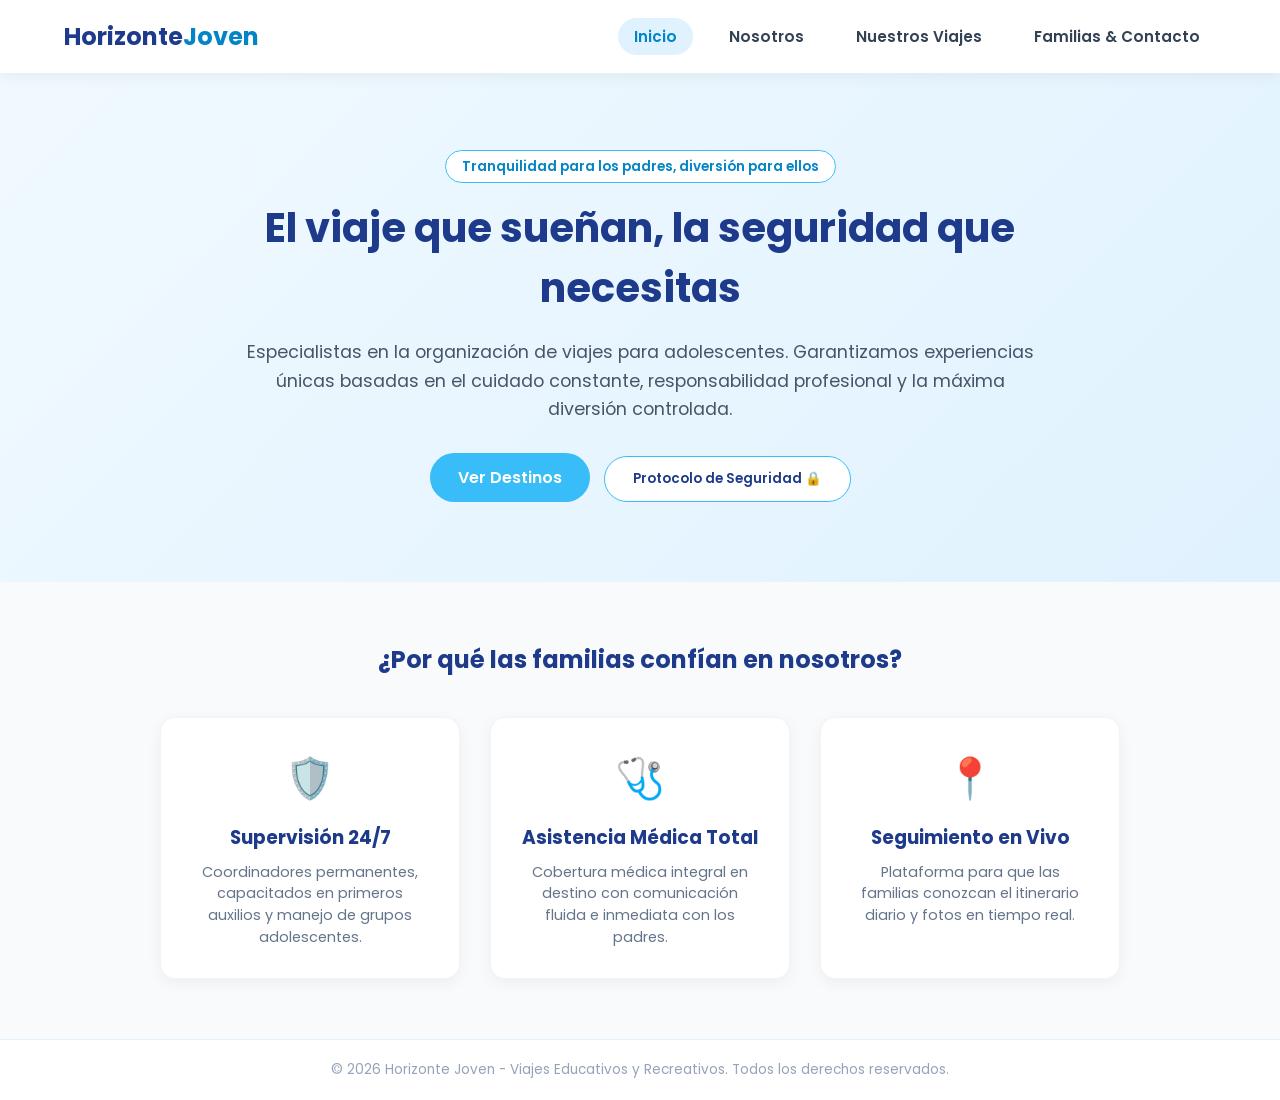
<file: index.html>
<!DOCTYPE html>
<html lang="es">
<head>
    <meta charset="UTF-8">
    <meta name="viewport" content="width=device-width, initial-scale=1.0">
    <title>Viajes Jóvenes | Experiencias Inolvidables y Seguras</title>
    <link rel="stylesheet" href="css/styles.css">
    <!-- Fuente moderna y legible -->
    <link href="https://fonts.googleapis.com/css2?family=Poppins:wght@300;400;600;700&display=swap" rel="stylesheet">
</head>
<body>

    <!-- Encabezado y Navegación -->
    <header class="header">
        <div class="logo">
            <h1>Horizonte<span>Joven</span></h1>
        </div>
        <nav class="navbar">
            <ul class="nav-links">
                <li><a href="index.html" class="active">Inicio</a></li>
                <li><a href="nosotros.html">Nosotros</a></li>
                <li><a href="viajes.html">Nuestros Viajes</a></li>
                <li><a href="contacto.html">Familias & Contacto</a></li>
            </ul>
        </nav>
    </header>

    <!-- Sección Principal / Hero Banner -->
    <section class="hero">
        <div class="hero-content">
            <span class="badge">Tranquilidad para los padres, diversión para ellos</span>
            <h2>El viaje que sueñan, la seguridad que necesitas</h2>
            <p>Especialistas en la organización de viajes para adolescentes. Garantizamos experiencias únicas basadas en el cuidado constante, responsabilidad profesional y la máxima diversión controlada.</p>
            <div class="hero-buttons">
                <a href="viajes.html" class="btn btn-primary">Ver Destinos</a>
                <button class="btn btn-secondary" id="btn-seguridad">Protocolo de Seguridad 🔒</button>
            </div>
        </div>
    </section>

    <!-- Sección de Valores y Cuidado (Transmite Seriedad) -->
    <section class="features">
        <h2>¿Por qué las familias confían en nosotros?</h2>
        <div class="cards-container">
            <div class="card">
                <div class="icon">🛡️</div>
                <h3>Supervisión 24/7</h3>
                <p>Coordinadores permanentes, capacitados en primeros auxilios y manejo de grupos adolescentes.</p>
            </div>
            <div class="card">
                <div class="icon">🩺</div>
                <h3>Asistencia Médica Total</h3>
                <p>Cobertura médica integral en destino con comunicación fluida e inmediata con los padres.</p>
            </div>
            <div class="card">
                <div class="icon">📍</div>
                <h3>Seguimiento en Vivo</h3>
                <p>Plataforma para que las familias conozcan el itinerario diario y fotos en tiempo real.</p>
            </div>
        </div>
    </section>

    <!-- Modal Interactivo con JS (Protocolo de Cuidado) -->
    <div id="modal-seguridad" class="modal">
        <div class="modal-content">
            <span class="close-btn">&times;</span>
            <h3>Nuestro Compromiso de Cuidado y Seriedad</h3>
            <p>Entendemos la responsabilidad que nos confías. Todos nuestros viajes incluyen:</p>
            <ul>
                <li>✓ Staff profesional certificado con radio de coordinadores 1 a 10.</li>
                <li>✓ Selección rigurosa de hoteles y transportes habilitados.</li>
                <li>✓ Canal directo de consulta para padres las 24 horas del día.</li>
            </ul>
        </div>
    </div>

    <!-- Pie de página -->
    <footer>
        <p>&copy; 2026 Horizonte Joven - Viajes Educativos y Recreativos. Todos los derechos reservados.</p>
    </footer>

    <script src="js/main.js"></script>
</body>
</html>
</file>
<file: css/styles.css>
/* Variables de Colores Pasteles y Celestes */
:root {
    --celeste-pastel: #e0f2fe;
    --celeste-principal: #38bdf8;
    --celeste-oscuro: #0284c7;
    --azul-serio: #1e3a8a;
    --blanco-fondo: #f8fafc;
    --texto-principal: #334155;
    --sombra-suave: 0 4px 15px rgba(0, 0, 0, 0.05);
}

/* Estilos Generales */
* {
    margin: 0;
    padding: 0;
    box-sizing: border-box;
    font-family: 'Poppins', sans-serif;
}

body {
    background-color: var(--blanco-fondo);
    color: var(--texto-principal);
}

/* Header y Barra de Navegación */
.header {
    display: flex;
    justify-content: space-between;
    align-items: center;
    padding: 1.2rem 5%;
    background-color: #ffffff;
    box-shadow: var(--sombra-suave);
    position: sticky;
    top: 0;
    z-index: 100;
}

.logo h1 {
    font-size: 1.5rem;
    color: var(--azul-serio);
}

.logo span {
    color: var(--celeste-oscuro);
}

/* Menú y Efectos Hover */
.nav-links {
    display: flex;
    list-style: none;
    gap: 20px;
}

.nav-links a {
    text-decoration: none;
    color: var(--texto-principal);
    font-weight: 600;
    font-size: 0.95rem;
    padding: 8px 16px;
    border-radius: 20px;
    transition: all 0.3s ease;
}

/* EFECTO HOVER EN EL MENÚ */
.nav-links a:hover {
    background-color: var(--celeste-pastel);
    color: var(--celeste-oscuro);
    transform: translateY(-2px);
}

.nav-links a.active {
    background-color: var(--celeste-pastel);
    color: var(--celeste-oscuro);
}

/* Hero Section */
.hero {
    background: linear-gradient(135deg, #f0f9ff 0%, var(--celeste-pastel) 100%);
    padding: 80px 5%;
    text-align: center;
}

.hero-content {
    max-width: 800px;
    margin: 0 auto;
}

.badge {
    background-color: #ffffff;
    color: var(--celeste-oscuro);
    padding: 6px 16px;
    border-radius: 20px;
    font-size: 0.85rem;
    font-weight: 600;
    border: 1px solid var(--celeste-principal);
}

.hero h2 {
    font-size: 2.5rem;
    color: var(--azul-serio);
    margin: 20px 0;
}

.hero p {
    font-size: 1.1rem;
    color: #475569;
    line-height: 1.6;
    margin-bottom: 30px;
}

/* Botones */
.btn {
    padding: 12px 28px;
    border-radius: 25px;
    font-weight: 600;
    cursor: pointer;
    border: none;
    transition: all 0.3s ease;
    text-decoration: none;
    display: inline-block;
}

.btn-primary {
    background-color: var(--celeste-principal);
    color: white;
}

.btn-primary:hover {
    background-color: var(--celeste-oscuro);
    box-shadow: 0 4px 10px rgba(56, 189, 248, 0.4);
}

.btn-secondary {
    background-color: #ffffff;
    color: var(--azul-serio);
    border: 1px solid var(--celeste-principal);
    margin-left: 10px;
}

.btn-secondary:hover {
    background-color: var(--celeste-pastel);
}

/* Sección de Tarjetas / Valores */
.features {
    padding: 60px 5%;
    text-align: center;
}

.features h2 {
    color: var(--azul-serio);
    margin-bottom: 40px;
}

.cards-container {
    display: flex;
    justify-content: center;
    gap: 30px;
    flex-wrap: wrap;
}

.card {
    background: white;
    padding: 30px;
    border-radius: 15px;
    width: 300px;
    box-shadow: var(--sombra-suave);
    border: 1px solid #f1f5f9;
    transition: transform 0.3s ease;
}

.card:hover {
    transform: translateY(-5px);
    border-color: var(--celeste-principal);
}

.card .icon {
    font-size: 2.5rem;
    margin-bottom: 15px;
}

.card h3 {
    color: var(--azul-serio);
    margin-bottom: 10px;
}

.card p {
    font-size: 0.9rem;
    color: #64748b;
    line-height: 1.5;
}

/* Estilos del Modal JavaScript */
.modal {
    display: none; 
    position: fixed; 
    top: 0;
    left: 0;
    width: 100%;
    height: 100%;
    background-color: rgba(0, 0, 0, 0.4);
    justify-content: center;
    align-items: center;
}

.modal-content {
    background-color: white;
    padding: 30px;
    border-radius: 15px;
    max-width: 500px;
    width: 90%;
    position: relative;
    border-top: 5px solid var(--celeste-principal);
}

.close-btn {
    position: absolute;
    right: 20px;
    top: 15px;
    font-size: 1.5rem;
    cursor: pointer;
}

.modal-content ul {
    list-style: none;
    margin-top: 15px;
}

.modal-content li {
    margin-bottom: 10px;
    color: var(--texto-principal);
}

/* Footer */
footer {
    background-color: #ffffff;
    text-align: center;
    padding: 20px;
    border-top: 1px solid var(--celeste-pastel);
    color: #94a3b8;
    font-size: 0.85rem;
}
</file>
